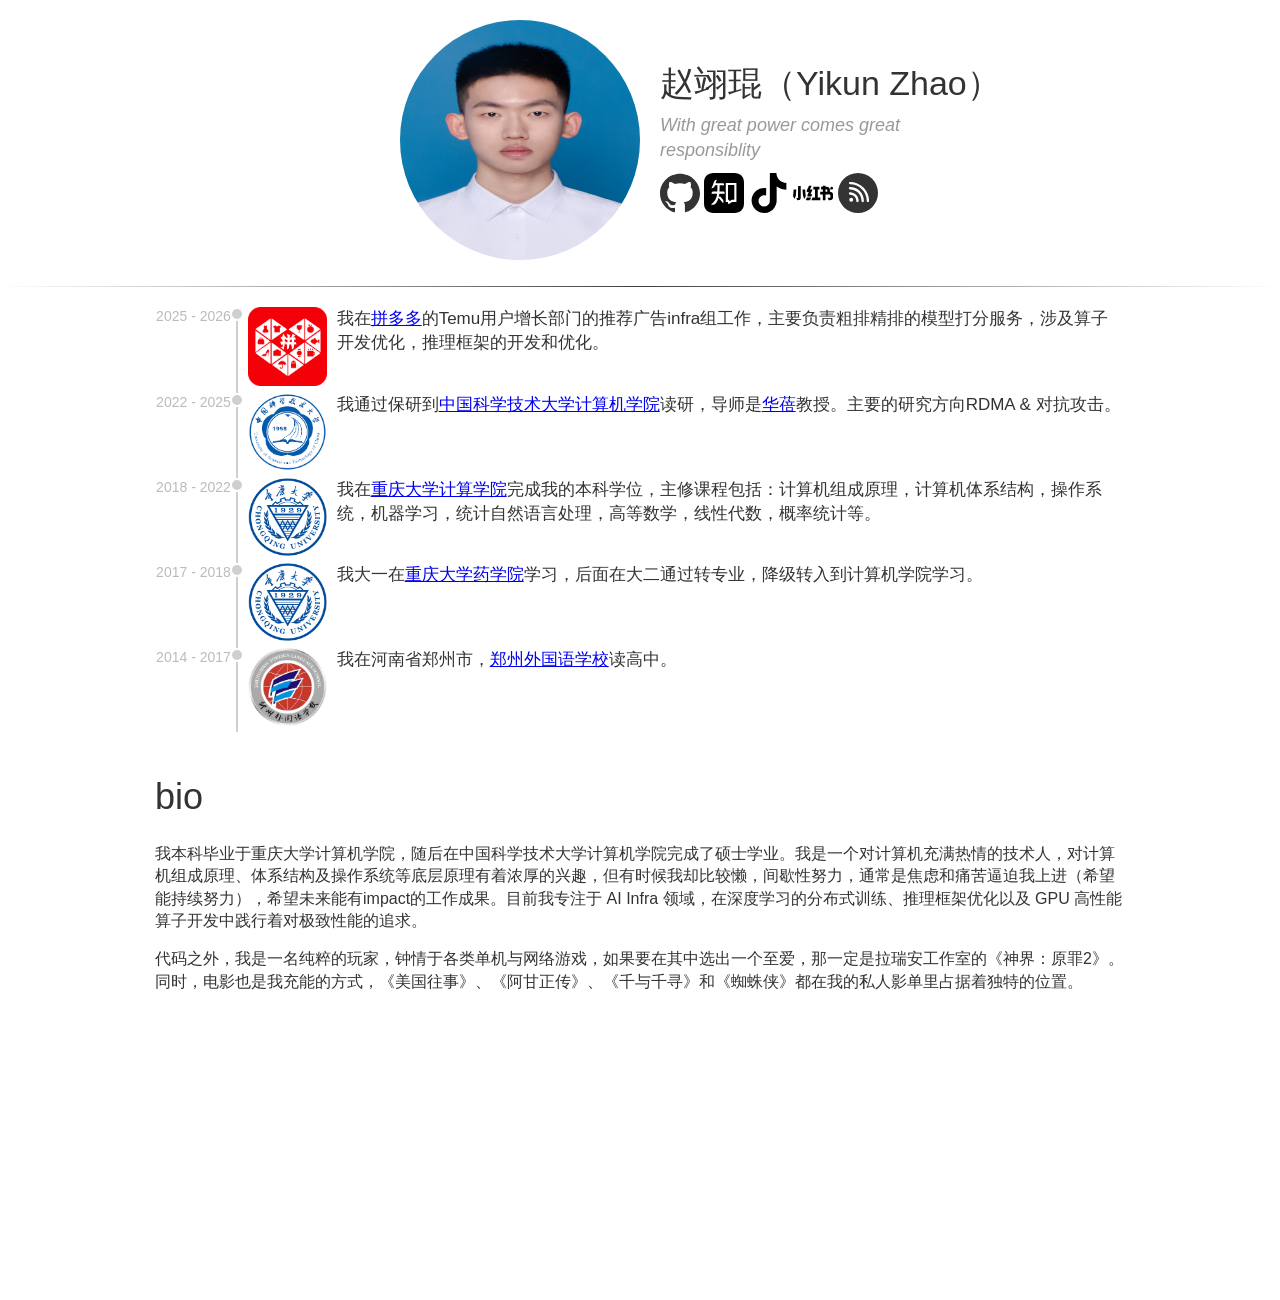
<file: index.html>
<!doctype html>
<html lang="en">
  <head>
    <meta charset="utf-8">
    <meta name="viewport" content="width=device-width, initial-scale=1, shrink-to-fit=no">
    <title>赵翊琨（Yikun Zhao）</title>
    <link rel="stylesheet" type="text/css" href="css/style.css">
  </head>
  <body>

    <!-- Header -->
    <div id="dhead" class="container">
      <div class="row">
        <div id="dpic">
          <img src="assets/images/my_photo.jpg" class="ppic" alt="赵翊琨" />
        </div>
        <div id="ddesc">
          <h1>赵翊琨（Yikun Zhao）</h1>
          <h2>With great power comes great responsiblity</h2>
          <div id="dico">
            <a href="https://github.com/kyzfather"><img src="assets/icons/cgithub.svg" class="iico" alt="GitHub" /></a>
            <a href="https://www.zhihu.com/people/kyz-88"><img src="assets/icons/zhihu.svg" class="iico" alt="Zhihu" /></a>
            <a href="https://www.douyin.com/user/MS4wLjABAAAAeY0XeYZDMEA9MZwz44GrQkCA9qoStqj6TwLoUDYP33c?from_tab_name=main"><img src="assets/icons/tiktok.svg" class="iico" alt="Douyin" /></a>
            <a href="https://www.xiaohongshu.com/user/profile/6459ed04000000001f031632"><img src="assets/icons/xiaohongshu.svg" class="iico" alt="Xiaohongshu" /></a>
            <a href="blog.html"><img src="assets/icons/blog.svg" class="iico" /></a>
            <!-- <img src="assets/cemail.svg" style="cursor: pointer;" class="iico" id="iemail" title="click to reveal" /> -->
          </div>
          <div id="demail"></div> <!-- will reveal email -->
        </div>
      </div>
    </div>

    <hr>

    <!-- Bio (hidden by default) -->
    <div id="bio" class="container" style="display:none;">
      [Your short bio – optional]
    </div>

    <!-- History / Experience -->
    <div id="history" class="container">

      <div class="entry row">
        <div class="timespan">
          2025 - 2026
        </div>
        <div class="ico">
          <div class="entry-dot"></div>
          <img src="assets/images/pdd.png" />
        </div>
        <div class="desc">
          我在<a href="https://www.pinduoduo.com/">拼多多</a>的Temu用户增长部门的推荐广告infra组工作，主要负责粗排精排的模型打分服务，涉及算子开发优化，推理框架的开发和优化。
        </div>
      </div>

      <div class="entry row">
        <div class="timespan">
          2022 - 2025
        </div>
        <div class="ico">
          <div class="entry-dot"></div>
          <img src="assets/images/ustc.png" />
        </div>
        <div class="desc">
          我通过保研到<a href="https://cs.ustc.edu.cn/main.htm">中国科学技术大学计算机学院</a>读研，导师是<a href="https://cs.ustc.edu.cn/2020/0426/c23235a460080/page.htm">华蓓</a>教授。主要的研究方向RDMA & 对抗攻击。
        </div>
      </div>
      
      <div class="entry row">
        <div class="timespan">
          2018 - 2022
        </div>
        <div class="ico">
          <div class="entry-dot"></div>
          <img src="assets/images/cqu.png" />
        </div>
        <div class="desc">
          我在<a href="https://cs.cqu.edu.cn/">重庆大学计算学院</a>完成我的本科学位，主修课程包括：计算机组成原理，计算机体系结构，操作系统，机器学习，统计自然语言处理，高等数学，线性代数，概率统计等。
        </div>
      </div>     
      
      <div class="entry row">
        <div class="timespan">
          2017 - 2018
        </div>
        <div class="ico">
          <div class="entry-dot"></div>
          <img src="assets/images/cqu.png" />
        </div>
        <div class="desc">
          我大一在<a href="https://sps.cqu.edu.cn/">重庆大学药学院</a>学习，后面在大二通过转专业，降级转入到计算机学院学习。
        </div>
      </div>
      
      <div class="entry row">
        <div class="timespan">
          2014 - 2017
        </div>
        <div class="ico">
          <div class="entry-dot"></div>
          <img src="assets/images/zzfls.jpg" />
        </div>
        <div class="desc">
          我在河南省郑州市，<a href="http://www.zzfls.com.cn/">郑州外国语学校</a>读高中。
        </div>
      </div>        

      <!-- Add more entries as needed -->

    </div>

    <!-- Bio (visible) -->
    <div id="bio" class="container">
      <div class="ctitle">bio</div>
      <div><p>我本科毕业于重庆大学计算机学院，随后在中国科学技术大学计算机学院完成了硕士学业。我是一个对计算机充满热情的技术人，对计算机组成原理、体系结构及操作系统等底层原理有着浓厚的兴趣，但有时候我却比较懒，间歇性努力，通常是焦虑和痛苦逼迫我上进（希望能持续努力），希望未来能有impact的工作成果。目前我专注于 AI Infra 领域，在深度学习的分布式训练、推理框架优化以及 GPU 高性能算子开发中践行着对极致性能的追求。</p>
<p>代码之外，我是一名纯粹的玩家，钟情于各类单机与网络游戏，如果要在其中选出一个至爱，那一定是拉瑞安工作室的《神界：原罪2》。同时，电影也是我充能的方式，《美国往事》、《阿甘正传》、《千与千寻》和《蜘蛛侠》都在我的私人影单里占据着独特的位置。</p></div><br><br>
    </div>


    <br><br><br><br><br><br><br><br><br><br><br>

    <!-- Email reveal script (rot13) -->
    <script type="text/javascript">
      const rot13 = (message) => {
        const alpha = 'abcdefghijklmnopqrstuvwxyzabcdefghijklmABCDEFGHIJKLMNOPQRSTUVWXYZABCDEFGHIJKLM';
        return message.replace(/[a-z]/gi, letter => alpha[alpha.indexOf(letter) + 13]);
      }
      var e_is_shown = false;
      document.getElementById('iemail').addEventListener("click", function(){
        let demail = document.getElementById('demail');
        let msg = "[your-email-rot13]" + "@" + "[your-domain-rot13]" + "<br>[optional message]";
        demail.innerHTML = rot13(msg);
        demail.style.opacity = e_is_shown ? 0 : 1;
        e_is_shown = !e_is_shown;
      })
    </script>
  </body>
</html>
</file>
<file: css/style.css>
body {
    margin: 0;
    padding: 0;
    background-color: white;
    font-family: sans-serif;
    font-size: 16px;
    line-height: 1.4;
    color: #333;
}

/* Layout */
.container {
    margin-left: auto;
    margin-right: auto;
    padding-left: 15px;
    padding-right: 15px;
}
@media (min-width: 992px) {
    .container {
        width: 970px;
     }
}
.row {
    display: grid;
    grid-template-columns: repeat(12, 1fr);
}

/* Props */
#dhead {
    margin-top: 20px;
}
#dpic {
    grid-column: span 6;
    text-align: right;
}
#ddesc {
    padding-top: 40px;
    padding-left: 20px;
    grid-column: span 6;
}
@media (max-width: 991px) {
    #dpic {
      grid-column: span 12;
      text-align: center;
    }
    #ddesc {
      grid-column: span 12;
      padding-top: 20px;
      text-align: center;
    }
}
h1 {
    font-size: 34px;
    font-weight: normal;
    padding: 0;
    margin: 0;
}
h2 {
    font-weight: normal;
    font-style: italic;
    color: #999;
    font-size: 18px;
    padding: 0;
    margin: 5px 0 10px 0;
}
@media (min-width: 992px) {
    h2 {
        max-width: 300px;
    }
}
#dpic img {
    width: 240px;
    height: 240px;
    border-radius: 120px;
}
.iico {
    width: 40px;
    height: 40px;
}
#demail {
    margin-top: 10px;
    color: #555;
    opacity: 0;
    transition: opacity 0.7s;
}
hr {
    height: 1px;
    background-image: -webkit-linear-gradient(left, rgba(0,0,0,0), rgba(0,0,0,0.75), rgba(0,0,0,0));
    background-image:    -moz-linear-gradient(left, rgba(0,0,0,0), rgba(0,0,0,0.75), rgba(0,0,0,0));
    background-image:     -ms-linear-gradient(left, rgba(0,0,0,0), rgba(0,0,0,0.75), rgba(0,0,0,0));
    background-image:      -o-linear-gradient(left, rgba(0,0,0,0), rgba(0,0,0,0.75), rgba(0,0,0,0));
    padding: 0;
    margin: 20px 0px 20px 0px;
    border: 0;
}
.ico {
    grid-column: span 1;
    vertical-align: top;
    border-left: 2px solid #cfcfcf;
    position: relative;
}
.ico img {
    border-radius: 5px;
    width: 100%;
    max-width: 80px;
    margin-left: 10px;
}
.desc {
    grid-column: span 10;
    vertical-align: top;
    font-size: 17px;
    padding-left: 20px;
    padding-bottom: 20px;
}
.entry {
}
.entry-dot {
    position: absolute;
    top: 0px;
    left: -8px;
    width: 10px;
    height: 10px;
    border-radius: 7px;
    background-color: #cfcfcf;
    border: 2px solid white;
}
.timespan {
    grid-column: span 1;
    font-size: 14px;
    text-align: right;
    padding-right: 5px;
    color: #bbb;
}
.hassets {
    position: relative;
}
@media (max-width: 991px) {
    .hassets {
        display: none;
    }
}
.hasset {
    position: absolute;
    margin: 0;
    padding: 0;
}
.ctitle {
    font-size: 36px;
    margin-bottom: 20px;
    margin-top: 40px;
}
#featured-talks .row {
    grid-column-gap: 10px;
    grid-row-gap: 10px;
    padding-bottom: 30px;
}
.card {
    grid-column: span 3;
    vertical-align: top;
    background-color: #eee;
    border: 1px solid #ddd;
    border-radius: 3px;
    padding: 5px;
    background-color: white;
    padding-bottom: 10px;
}
@media (max-width: 991px) {
    .card {
        grid-column: span 6;
    }
    #featured-talks .row {
        grid-column-gap: 5px;
        grid-row-gap: 5px;
    }
}
.card img {
    border-radius: 5px;
    width: 100%;
}
.cdesc {
    height: 30px;
    vertical-align: top;
    margin-bottom: 10px;
    font-size: 15px;
}
@media (max-width: 768px) {
    .cdesc {
        font-size: 14px;
        padding-bottom: 10px;
    }
}
#pet-projects .row {
    grid-column-gap: 10px;
    grid-row-gap: 10px;
}
.project {
    margin-bottom: 10px;
    padding-bottom: 10px;
    border-bottom: 1px solid #eee;
}
.pico {
    float: left;
    margin-right: 10px;
}
.pdesc {
}
.pend {
    clear: both;
}
.pico img {
    height: 80px;
    border-radius: 5px;
    border: 1px solid #999;
}
.pub {
    font-size: 14px;
    border-left: 4px solid #aaa;
    padding: 2px 0px 2px 10px;
    margin-bottom: 10px;
}
.pub-title {
    display: inline;
    color: #333;
}
.pub-venue {
    display: inline;
    color: #090;
}
.pub-authors {
    display: block;
    color: #333;
}
.tul {
    text-align: center;
    padding: 0;
}
.til {
    display: inline-block;
    padding: 3px 15px 3px 15px;
    margin-bottom: 5px;
}
.tilb {
    border-right: 1px solid #ccc;
}
.nodot {
    list-style-type: none;
    padding-left: 0;
}
</file>
